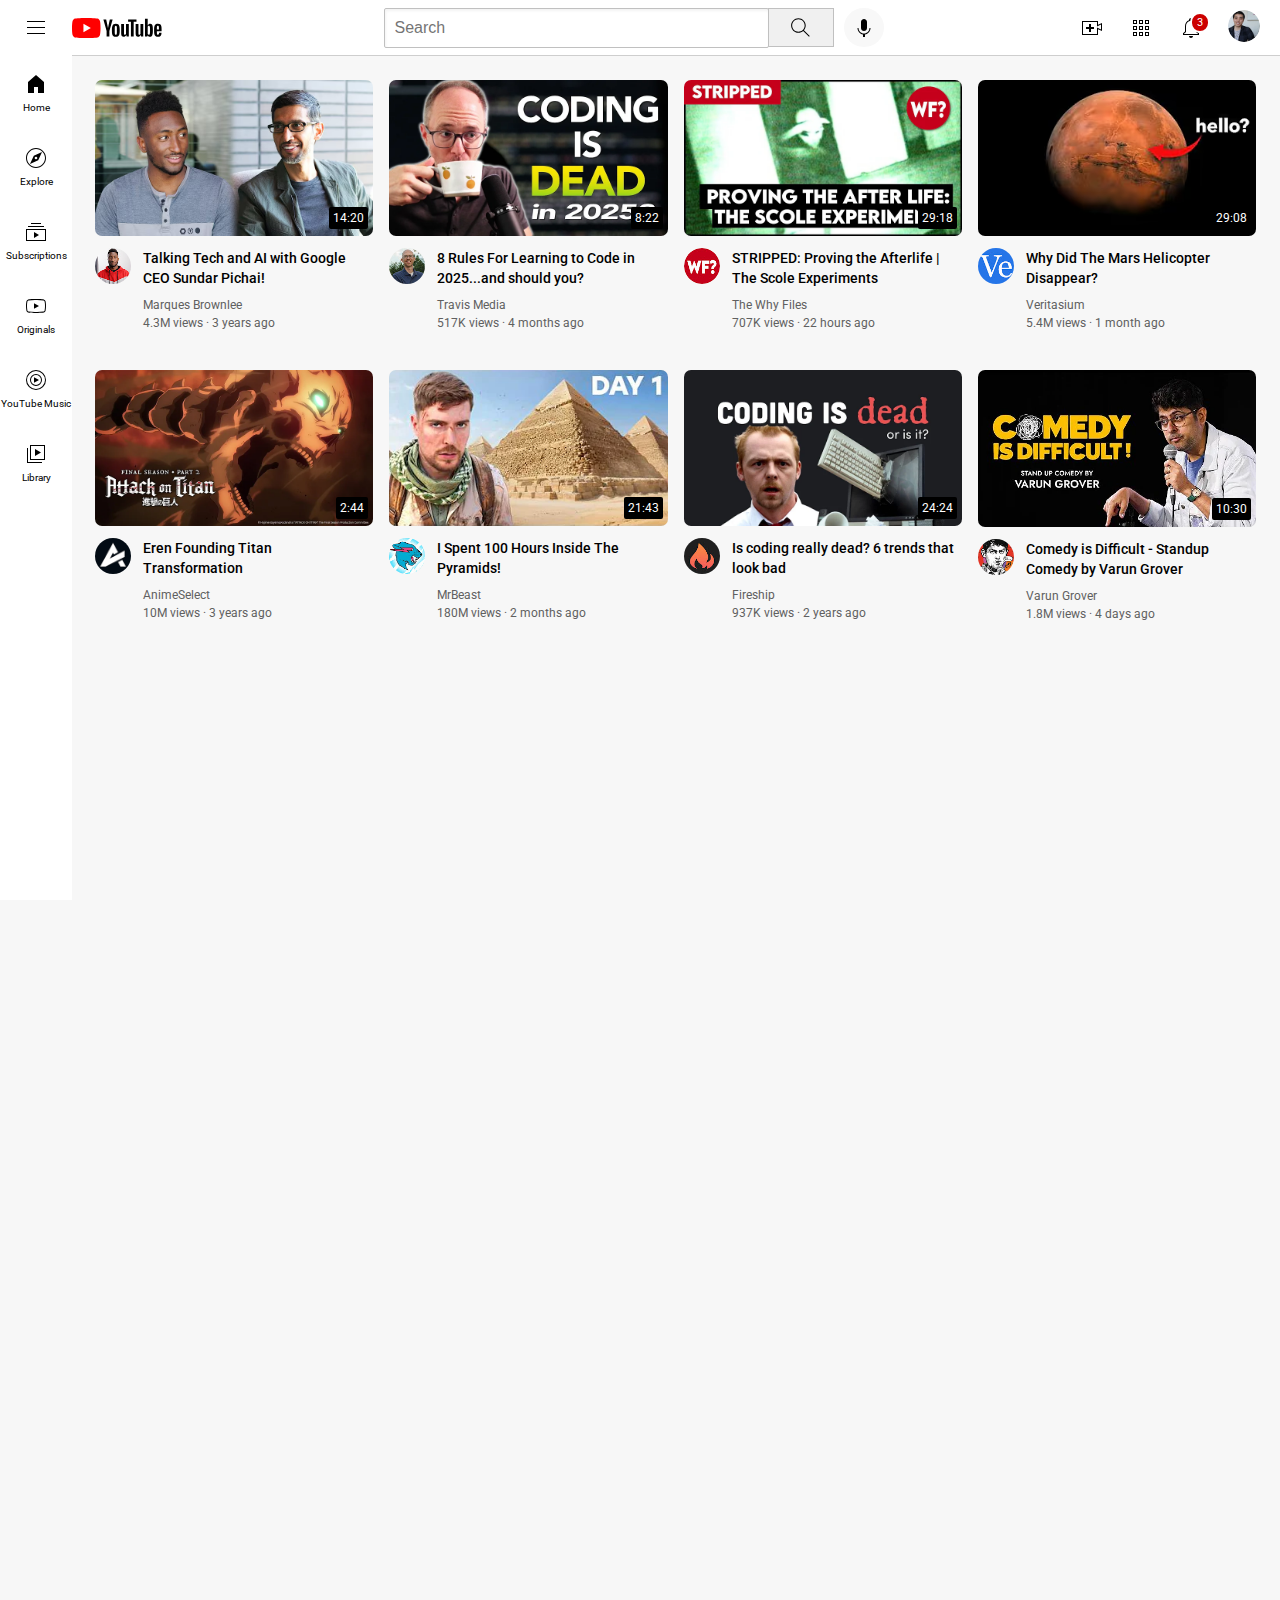
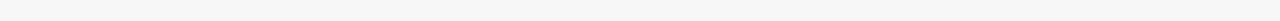
<file: index.html>
<!DOCTYPE html>
<html>
  <head>
    <title>
      YouTube.com Clone
    </title>

    <link rel="preconnect" href="https://fonts.googleapis.com">
    <link rel="preconnect" href="https://fonts.gstatic.com" crossorigin>
    <link href="https://fonts.googleapis.com/css2?family=Roboto:wght@300;400;500;700&display=swap" rel="stylesheet">
    
    <link rel="stylesheet" href="YoutubeStyles/general.css">
    <link rel="stylesheet" href="YoutubeStyles/header.css">
    <link rel="stylesheet" href="YoutubeStyles/video.css">
    <link rel="stylesheet" href="YoutubeStyles/sidebar.css">

    <meta name="viewport"
    content="width=device-width,
    initial-scale=1.0"><!--for making it responsive in mobile or any other screen-->

  </head> <!--this is how I can add notes in my code, without the computer 
  reading it, for future reference-->
  <body>
    <header class="header">
      <div class="left-section">
        <img class="hamburger-menu" src="icons/icon1.svg">
        <img class="youtube-logo" src="icons/icon2.svg">
      </div>
      <div class="middle-section">
        <input class="search-bar" type="text" placeholder="Search">
        <button class="search-button">
          <img class="search-icon" src="icons/icon3.svg">
          <div class="tooltip">Search</div>
        </button>
        <!--NOTE:- put position absolute inside position relative-->
        <button class="microphone-button">
          <img class="microphone-icon" src="icons/voice-search-icon.svg">
          <div class="tooltip">Search with your voice</div>
        </button>
      </div>
      <div class="right-section">
        <div class="create-button">
          <img class="upload-icon" src="icons/upload.svg">
          <div class="tooltip">Create</div>
        </div>
        <div class="youtube-apps-button">
          <img class="youtube-apps-icon" src="icons/youtube-apps.svg">
          <div class="tooltip">YouTube Apps</div>
        </div>
        <div class="notifications-icon-container">
          <img class="notifications-icon" src="icons/notifications.svg">
          <div class="notifications-count">3</div>
          <div class="tooltip">Notifications</div>
        </div>
        <div class="main-profile-button">
          <img class="main-profile" src="Thumbnails/main-profile.jpeg">
        </div>

      </div>
    </header>

    <nav class="sidebar">
      <div class="sidebar-tools">
        <img src="icons/home.svg">
        <div>Home</div>
      </div>
      <div class="sidebar-tools">
       <img src="icons/explore.svg">
       <div>Explore</div>
      </div>
      <div class="sidebar-tools">
        <img src="icons/subscriptions.svg">
        <div>Subscriptions</div>
      </div>
      <div class="sidebar-tools">
        <img src="icons/originals.svg">
        <div>Originals</div>
      </div>
      <div class="sidebar-tools">
        <img src="icons/youtube-music.svg">
        <div>YouTube Music</div>
      </div>
      <div class="sidebar-tools">
        <img src="icons/library.svg">
        <div>Library</div>
      </div>
    </nav>

    <main>
      <section class="video-grid">
        <div class="video-preview">
          <div class="thumbnail-row">
            <img class="thumbnail" src="Thumbnails/thumbnail-1.webp">
            <div class="video-time">14:20</div>
          </div>
          <div class="video-info-grid">
            <div class="channel-picture">
              <img class="profile-picture" src="Thumbnails/profile1.jpeg">
            </div>
            <div class="video-info">
              <p class="video-title">
                Talking Tech and AI with Google CEO Sundar Pichai!
              </p>
              <p class="video-author">
                Marques Brownlee
              </p>
              <p class="video-stats">
                4.3M views &#183; 3 years ago
              </p>
            </div>
          </div>
        </div>

       <div class="video-preview">
          <div class="thumbnail-row">
           <img class="thumbnail" src="Thumbnails/thumbnail-2.webp">
           <div class="video-time">8:22</div>
          </div>
          <div class="video-info-grid">
            <div class="channel-picture">
             <img class="profile-picture" src="Thumbnails/profile2.jpeg">
            </div>
            <div class="video-info">
              <p class="video-title">
                8 Rules For Learning to Code in 2025...and should you&#63;
              </p>
              <p class="video-author">
                Travis Media
              </p>
              <p class="video-stats">
                517K views &#183; 4 months ago
              </p>
            </div>
          </div>  
        </div>

        <div class="video-preview">
          <div class="thumbnail-row">
            <img class="thumbnail" src="Thumbnails/thumbnail-3.webp">
            <div class="video-time">29:18</div>
          </div>
          <div class="video-info-grid">
            <div class="channel-picture">
              <img class="profile-picture" src="Thumbnails/profile3.jpeg">
            </div>
            <div class="video-info">
              <p class="video-title">
                STRIPPED: Proving the Afterlife &#124; The Scole Experiments             </p>
              <p class="video-author">
                The Why Files
              </p>
              <p class="video-stats">
                707K views &#183; 22 hours ago
              </p>
            </div>
          </div>
        </div>
  
        <div class="video-preview">
          <div class="thumbnail-row">
           <img class="thumbnail" src="Thumbnails/thumbnail-4.webp">
           <div class="video-time">29:08</div>
          </div>
          <div class="video-info-grid">
            <div class="channel-picture">
             <img class="profile-picture" src="Thumbnails/profile4.jpeg">
            </div>
            <div class="video-info">
              <p class="video-title">
                Why Did The Mars Helicopter Disappear?
              </p>
              <p class="video-author">
                Veritasium
              </p>
              <p class="video-stats">
                5.4M views &#183; 1 month ago
              </p>
            </div>
          </div>
        </div>

        <div class="video-preview">
          <div class="thumbnail-row">
            <img class="thumbnail" src="Thumbnails/thumbnail-5.webp">
            <div class="video-time">2:44</div>
          </div>
          <div class="video-info-grid">
            <div class="channel-picture">
              <img class="profile-picture" src="Thumbnails/profile5.jpeg">
            </div>
            <div class="video-info">
              <p class="video-title">
                Eren Founding Titan Transformation
              </p>
              <p class="video-author">
                AnimeSelect
              </p>
              <p class="video-stats">
                10M views &#183; 3 years ago
              </p>
            </div>
          </div>
        </div>
    
        <div class="video-preview">
          <div class="thumbnail-row">
           <img class="thumbnail" src="Thumbnails/thumbnail-6.webp">
           <div class="video-time">21:43</div>
          </div>
          <div class="video-info-grid">
            <div class="channel-picture">
            <img class="profile-picture" src="Thumbnails/profile6.jpeg">
            </div>
            <div class="video-info">
              <p class="video-title">
                I Spent 100 Hours Inside The Pyramids&#33;
              </p>
              <p class="video-author">
                MrBeast
              </p>
              <p class="video-stats">
                180M views &#183; 2 months ago
              </p>
           </div>
         </div>
       </div>

       <div class="video-preview">
          <div class="thumbnail-row">
            <img class="thumbnail" src="Thumbnails/thumbnail-7.webp">
            <div class="video-time">24:24</div>
          </div>
          <div class="video-info-grid">
            <div class="channel-picture">
              <img class="profile-picture" src="Thumbnails/profile7.jpg">
            </div>
            <div class="video-info">
              <p class="video-title">
                Is coding really dead? 6 trends that look bad
              </p>
              <p class="video-author">
                Fireship
              </p>
              <p class="video-stats">
                937K views &#183; 2 years ago
              </p>
            </div>
          </div>
        </div>
  
       <div class="video-preview">
          <div class="thumbnail-row">
          <img class="thumbnail" src="Thumbnails/thumbnail-8.webp">
          <div class="video-time">10:30</div>
          </div>
          <div class="video-info-grid">
            <div class="channel-picture">
            <img class="profile-picture" src="Thumbnails/profile8.jpeg">
            </div>
            <div class="video-info">
              <p class="video-title">
                Comedy is Difficult &#45; Standup Comedy by Varun Grover
              </p>
              <p class="video-author">
                Varun Grover
              </p>
              <p class="video-stats">
                1.8M views &#183; 4 days ago
              </p>
            </div>
          </div>
        </div>
     </section>
   </main>
  </body>
</html>
</file>
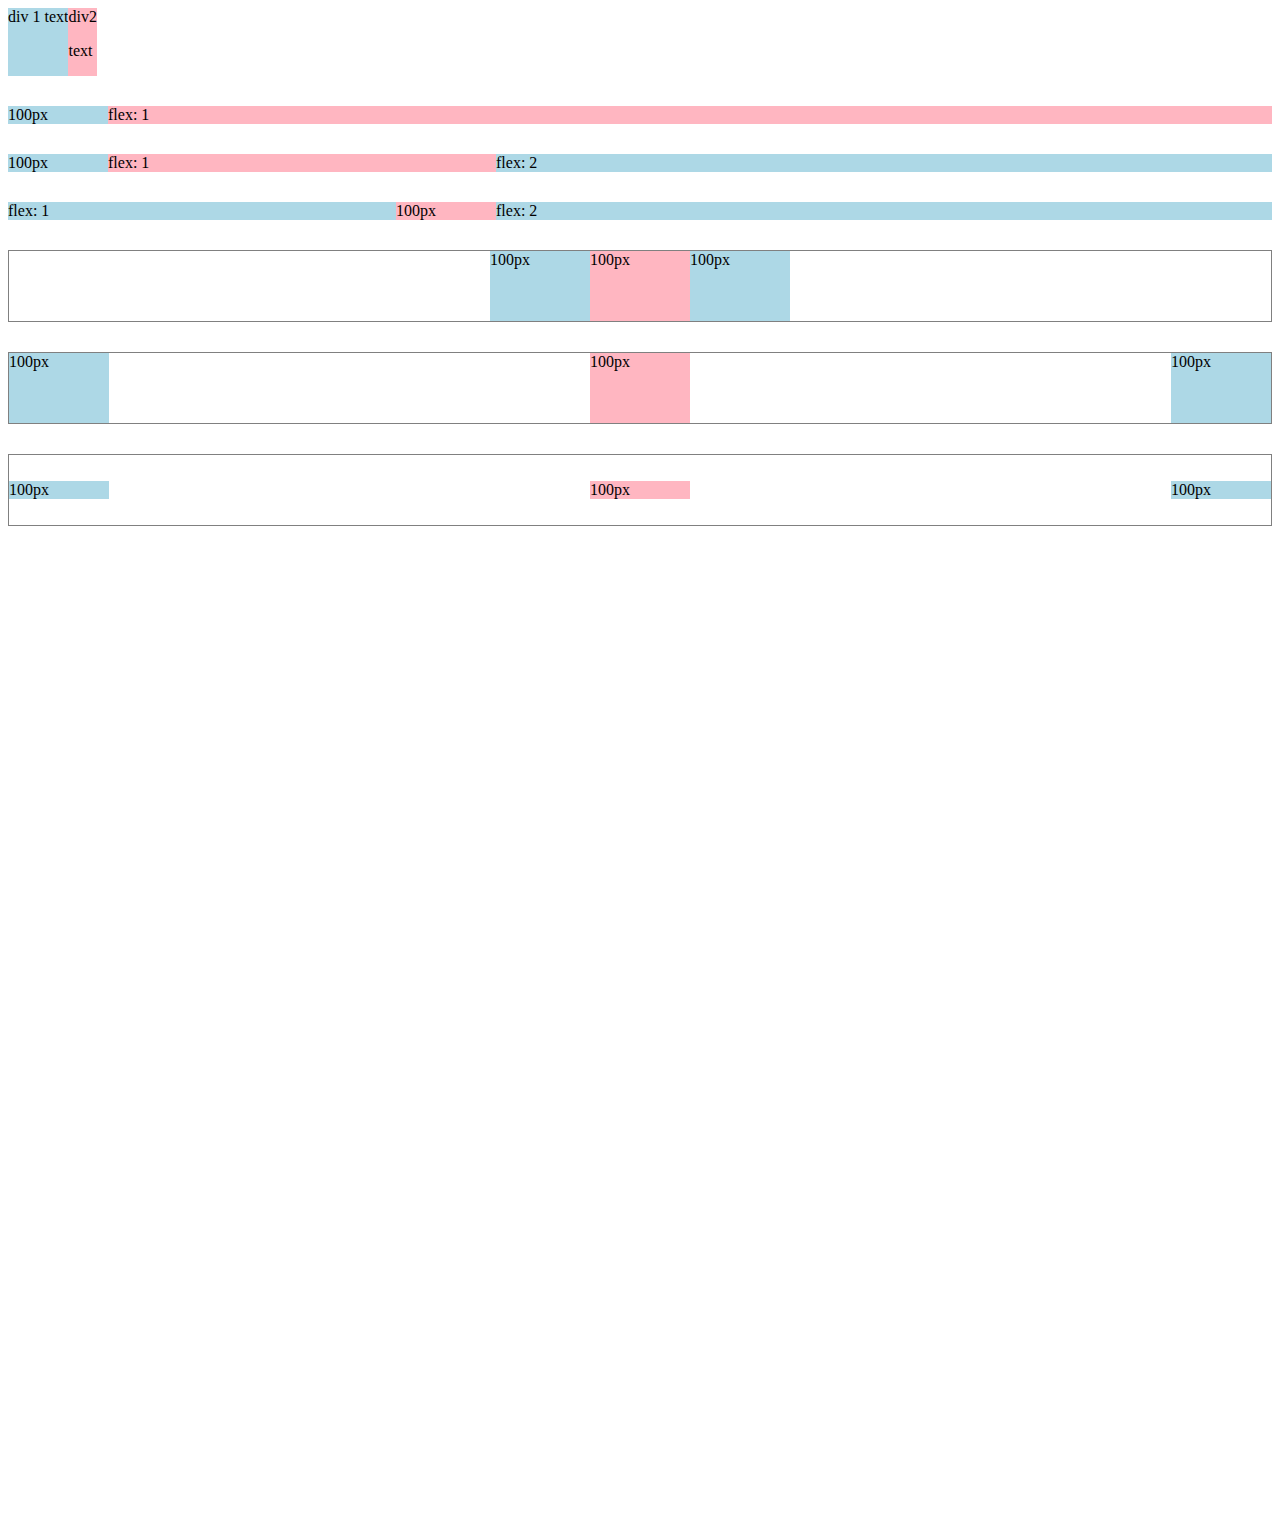
<file: flexbox.html>
<!DOCTYPE html>
<html>
  <head>
    <title>
      FlexBox Practice
    </title>
  </head>
  <body style="padding-bottom: 1000px;">
    <div style="
      display: flex;
      flex-direction: row;
      ">
      <div style="background-color: lightblue;">
        div 1 text
      </div>
      <div style="background-color: lightpink;">
        div2<P>text</P>
      </div>
    </div>
    
    <div style="
      display: flex;
      flex-direction: row;
      margin-top: 30px;
      ">
      <div style="
      background-color: lightblue;
      width: 100px;
      ">
        100px
      </div>
      <div style="
      background-color: lightpink;
      flex: 1;
      ">
        flex: 1
      </div>
    </div>

    <div style="
      display: flex;
      flex-direction: row;
      margin-top: 30px;
      ">
      <div style="
      background-color: lightblue;
      width: 100px;
      ">
        100px
      </div>
      <div style="
      background-color: lightpink;
      flex: 1;
      ">
        flex: 1
      </div>
      <div style="
      background-color: lightblue;
      flex: 2;
      ">
        flex: 2
      </div>
    </div>

    <div style="
      display: flex;
      flex-direction: row;
      margin-top: 30px;
      ">
      <div style="
      background-color: lightblue;
      flex: 1;
      ">
        flex: 1
      </div>
      <div style="
      background-color: lightpink;
      width: 100px;
      ">
        100px
      </div>
      <div style="
      background-color: lightblue;
      flex: 2;
      ">
        flex: 2
      </div>
    </div>

    <div style="
      display: flex;
      flex-direction: row;
      margin-top: 30px;
      height: 70px;
      border-width: 1px;
      border-style: solid;
      border-color: grey;
      justify-content: center;
      ">
      <div style="
      background-color: lightblue;
      width: 100px;
      ">
        100px
      </div>
      <div style="
      background-color: lightpink;
      width: 100px;
      ">
        100px
      </div>
      <div style="
      background-color: lightblue;
      width: 100px;
      ">
        100px
      </div>
    </div>

    <div style="
      display: flex;
      flex-direction: row;
      margin-top: 30px;
      height: 70px;
      border-width: 1px;
      border-style: solid;
      border-color: grey;
      justify-content: space-between;
      ">
      <div style="
      background-color: lightblue;
      width: 100px;
      ">
        100px
      </div>
      <div style="
      background-color: lightpink;
      width: 100px;
      ">
        100px
      </div>
      <div style="
      background-color: lightblue;
      width: 100px;
      ">
        100px
      </div>
    </div>

    <div style="
    display: flex;
    flex-direction: row;
    margin-top: 30px;
    height: 70px;
    border-width: 1px;
    border-style: solid;
    border-color: grey;
    justify-content: space-between;
    align-items:center;;
    ">
    <div style="
    background-color: lightblue;
    width: 100px;
    ">
      100px
    </div>
    <div style="
    background-color: lightpink;
    width: 100px;
    ">
      100px
    </div>
    <div style="
    background-color: lightblue;
    width: 100px;
    ">
      100px
    </div>
  </div>

    
    
  </body>
</html>
</file>
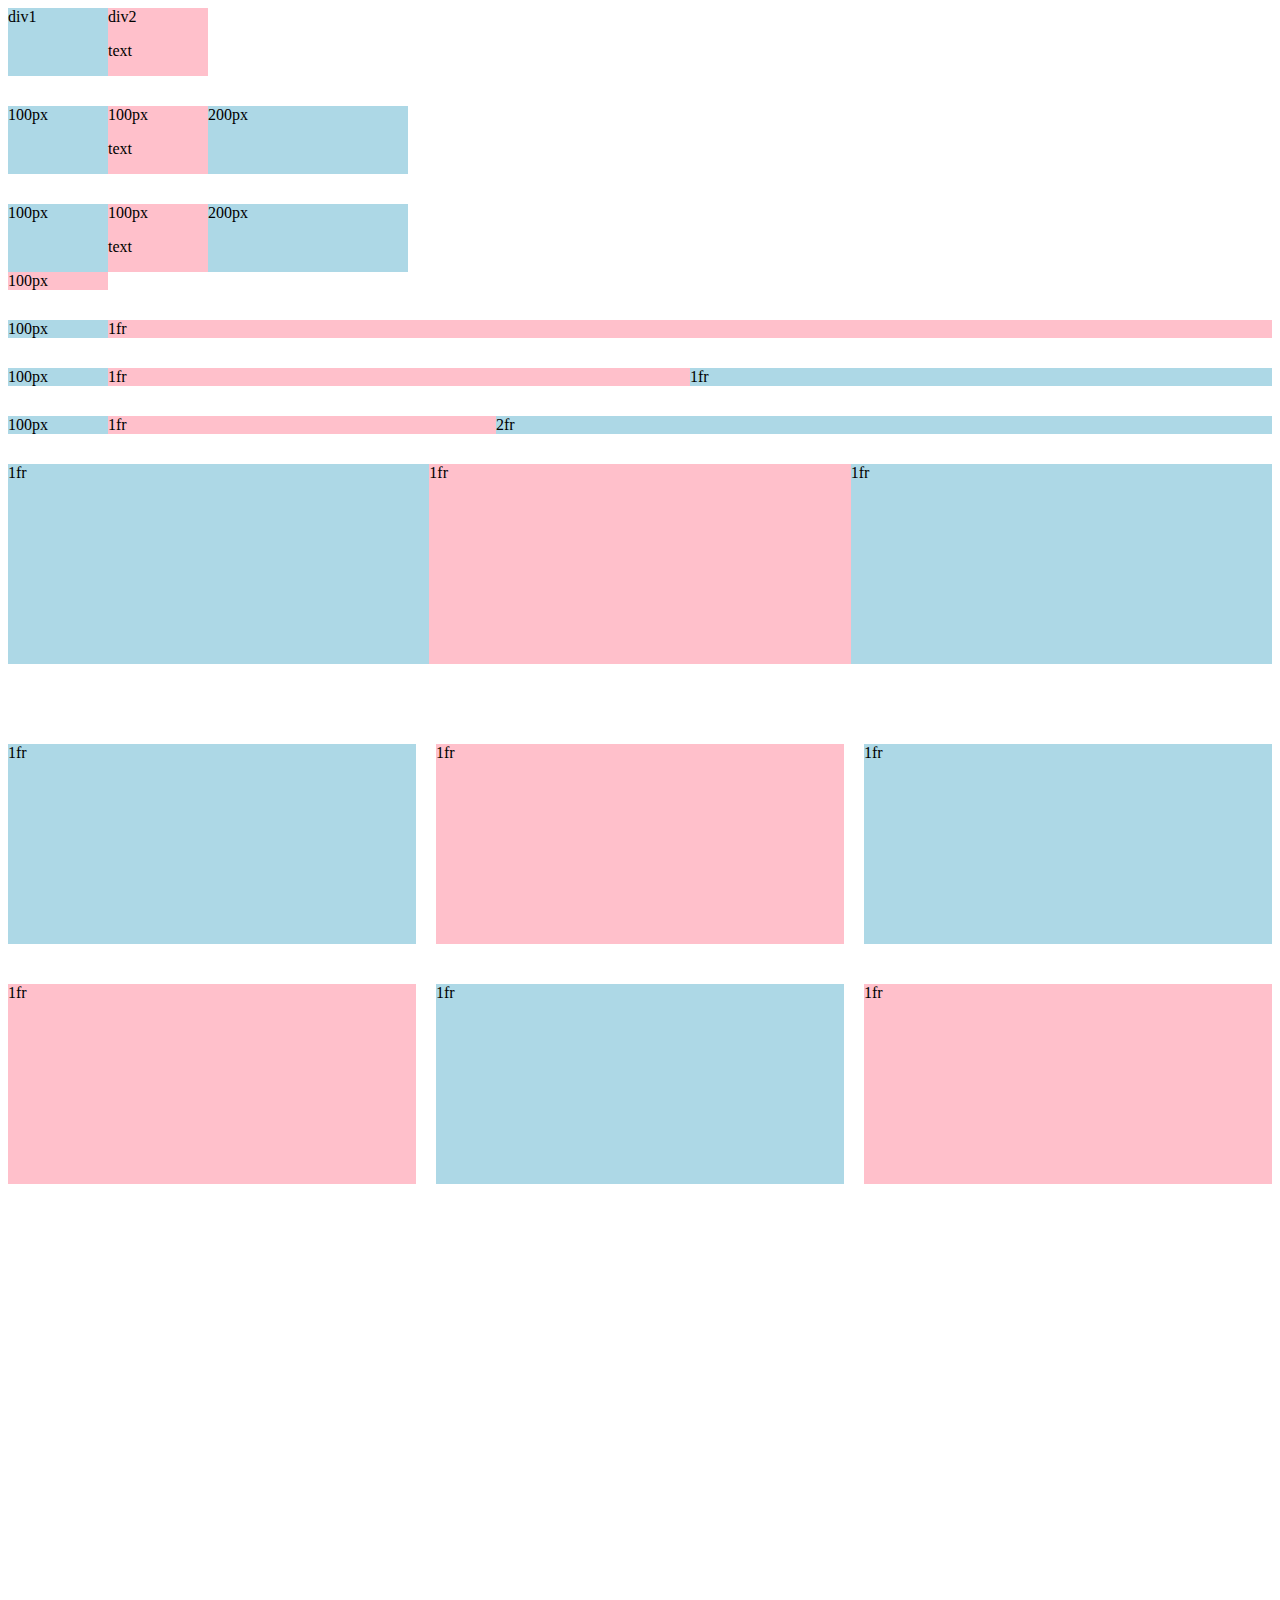
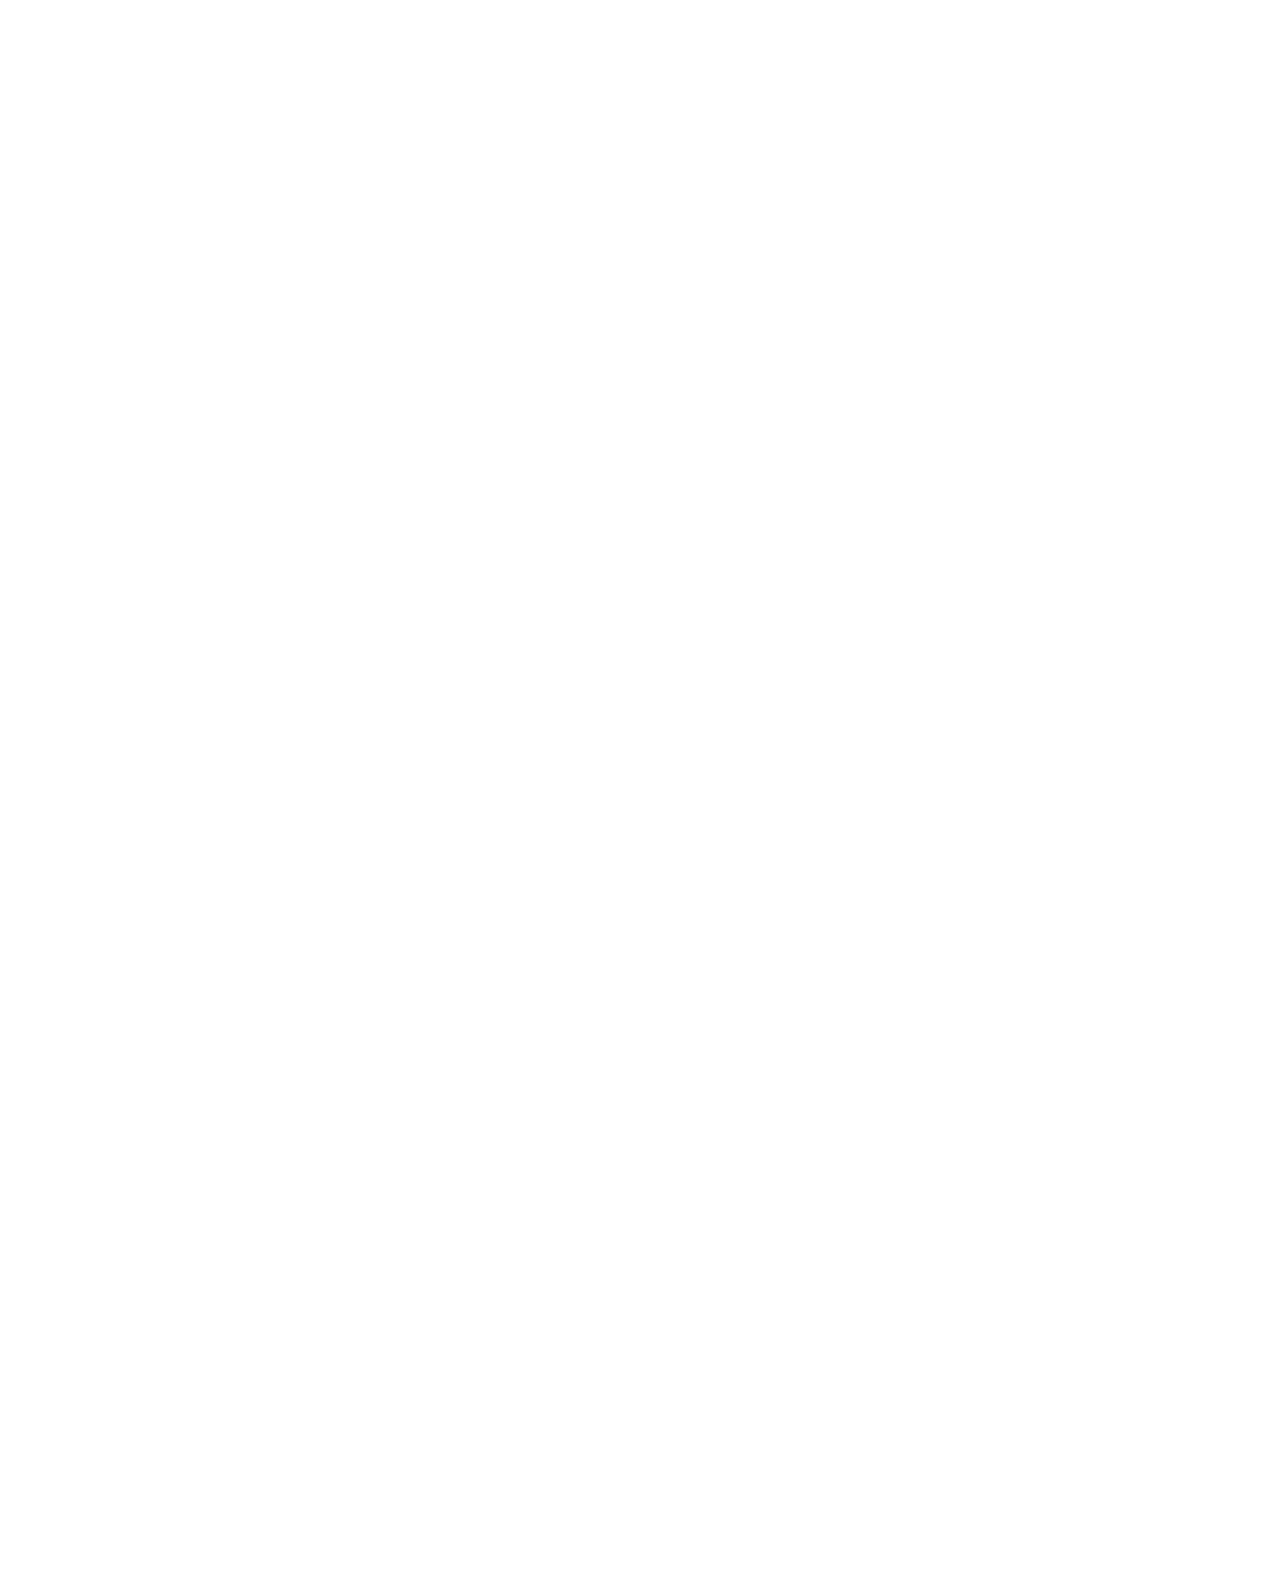
<file: grid.html>
<!DOCTYPE html>
<html>
  <head>
    <title>
      Grid Practice
    </title>
  </head>
  <body style="padding-bottom: 2000px;">
    <div style="
      display: grid;
      grid-template-columns: 100px 100px;
      ">
      <div style="background-color: lightblue;">div1</div>
      <div style="background-color: pink;">div2<p>text</p></div>
    </div>

    <div style="
    margin-top: 30px;
      display: grid;
      grid-template-columns: 100px 100px 200px;
      ">
      <div style="background-color: lightblue;">100px</div>
      <div style="background-color: pink;">100px<p>text</p></div>
      <div style="background-color: lightblue;">200px</div>
    </div>

    <div style="
    margin-top: 30px;
      display: grid;
      grid-template-columns: 100px 100px 200px;
      ">
      <div style="background-color: lightblue;">100px</div>
      <div style="background-color: pink;">100px<p>text</p></div>
      <div style="background-color: lightblue;">200px</div>
      <div style="background-color: pink;">100px</div>
    </div>

    <div style="
    margin-top: 30px;
      display: grid;
      grid-template-columns: 100px 1fr;
      ">
      <div style="background-color: lightblue;">100px</div>
      <div style="background-color: pink;">1fr</div>
    </div>

    <div style="
    margin-top: 30px;
      display: grid;
      grid-template-columns: 100px 1fr 1fr;
      ">
      <div style="background-color: lightblue;">100px</div>
      <div style="background-color: pink;">1fr</div>
      <div style="background-color: lightblue;">1fr</div>
    </div>

    <div style="
    margin-top: 30px;
      display: grid;
      grid-template-columns: 100px 1fr 2fr;
      ">
      <div style="background-color: lightblue;">100px</div>
      <div style="background-color: pink;">1fr</div>
      <div style="background-color: lightblue;">2fr</div>
    </div>

    <div style="
    margin-top: 30px;
      display: grid;
      grid-template-columns: 1fr 1fr 1fr;
      ">
      <div style="background-color: lightblue; height: 200px;">1fr</div>
      <div style="background-color: pink;height: 200px;">1fr</div>
      <div style="background-color: lightblue;height: 200px;">1fr</div>
    </div>

    <div style="
    margin-top: 80px;
      display: grid;
      grid-template-columns: 1fr 1fr 1fr;
      column-gap: 20px;
      row-gap: 40px;
      ">
      <div style="background-color: lightblue; height: 200px;">1fr</div>
      <div style="background-color: pink;height: 200px;">1fr</div>
      <div style="background-color: lightblue;height: 200px;">1fr</div>
      <div style="background-color: pink;height: 200px;">1fr</div>
      <div style="background-color: lightblue;height: 200px;">1fr</div>
      <div style="background-color: pink;height: 200px;">1fr</div>
    </div>

  </body>
</html>
</file>
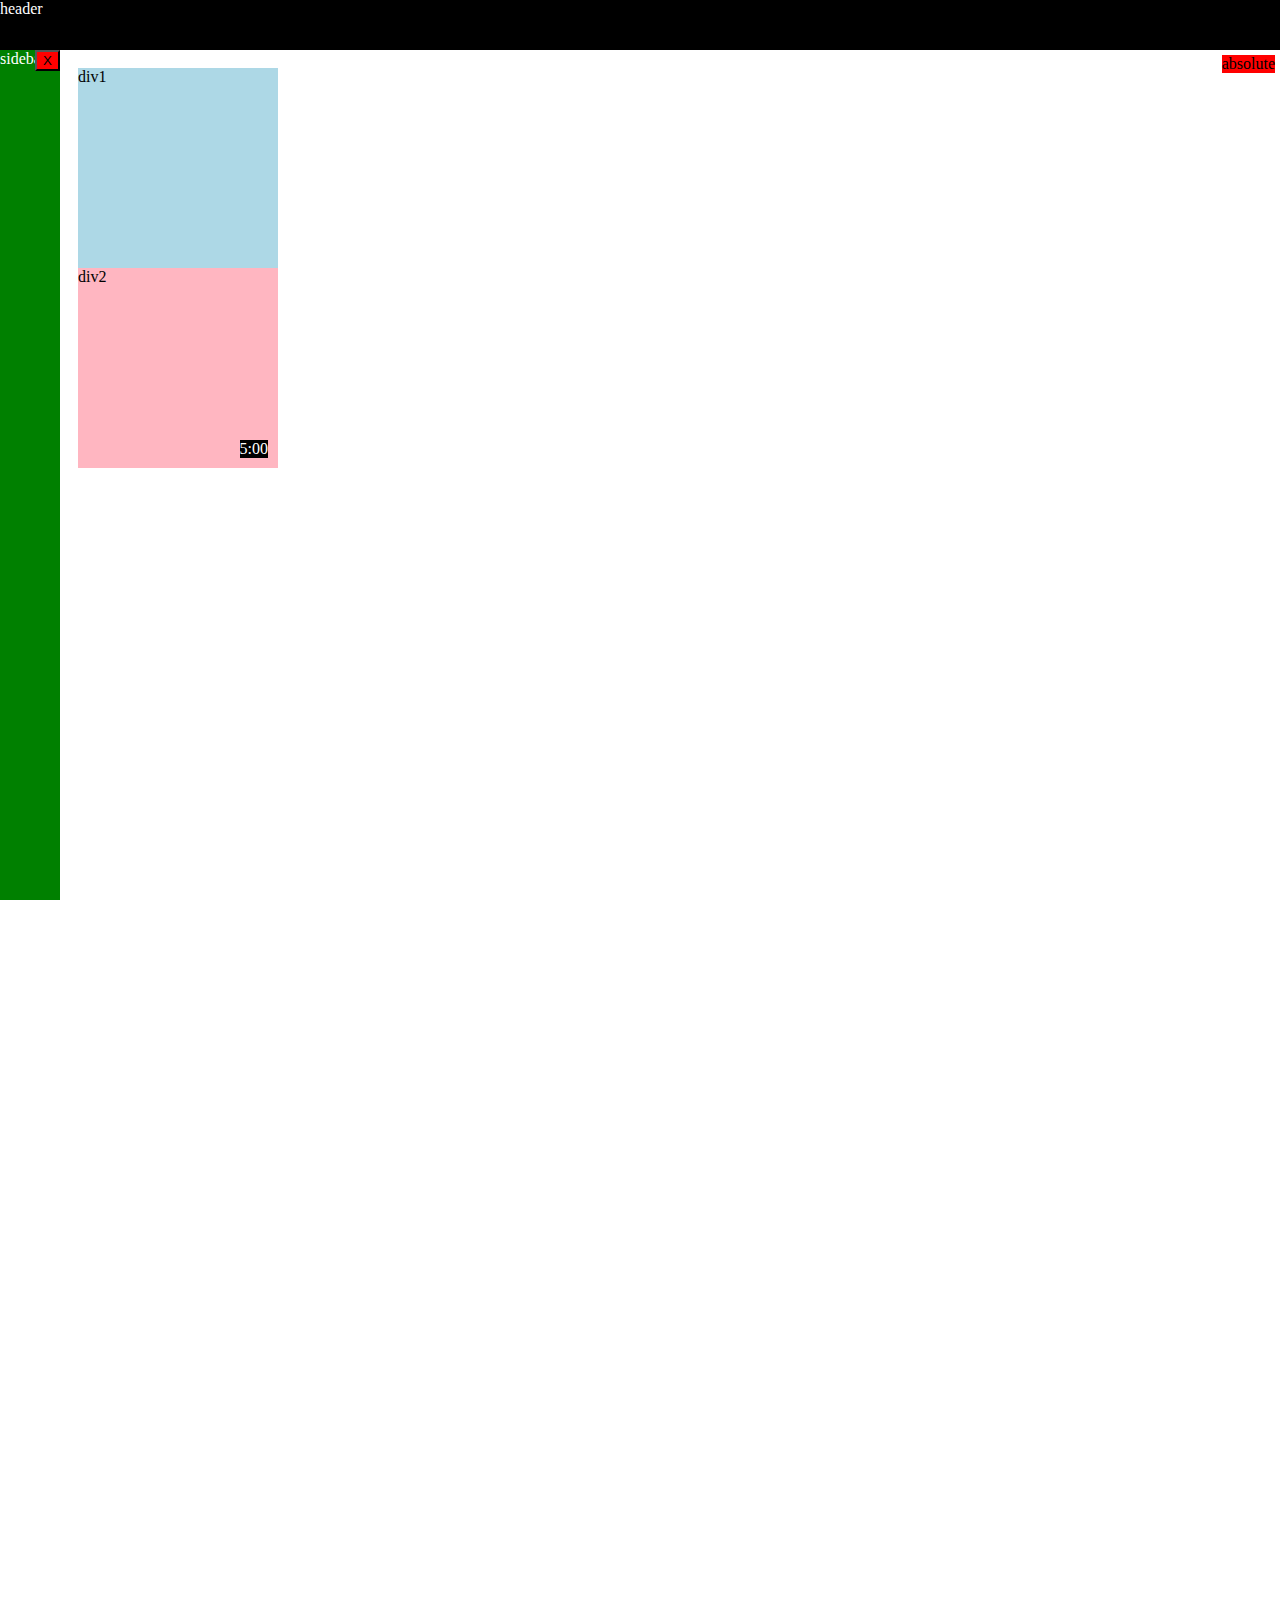
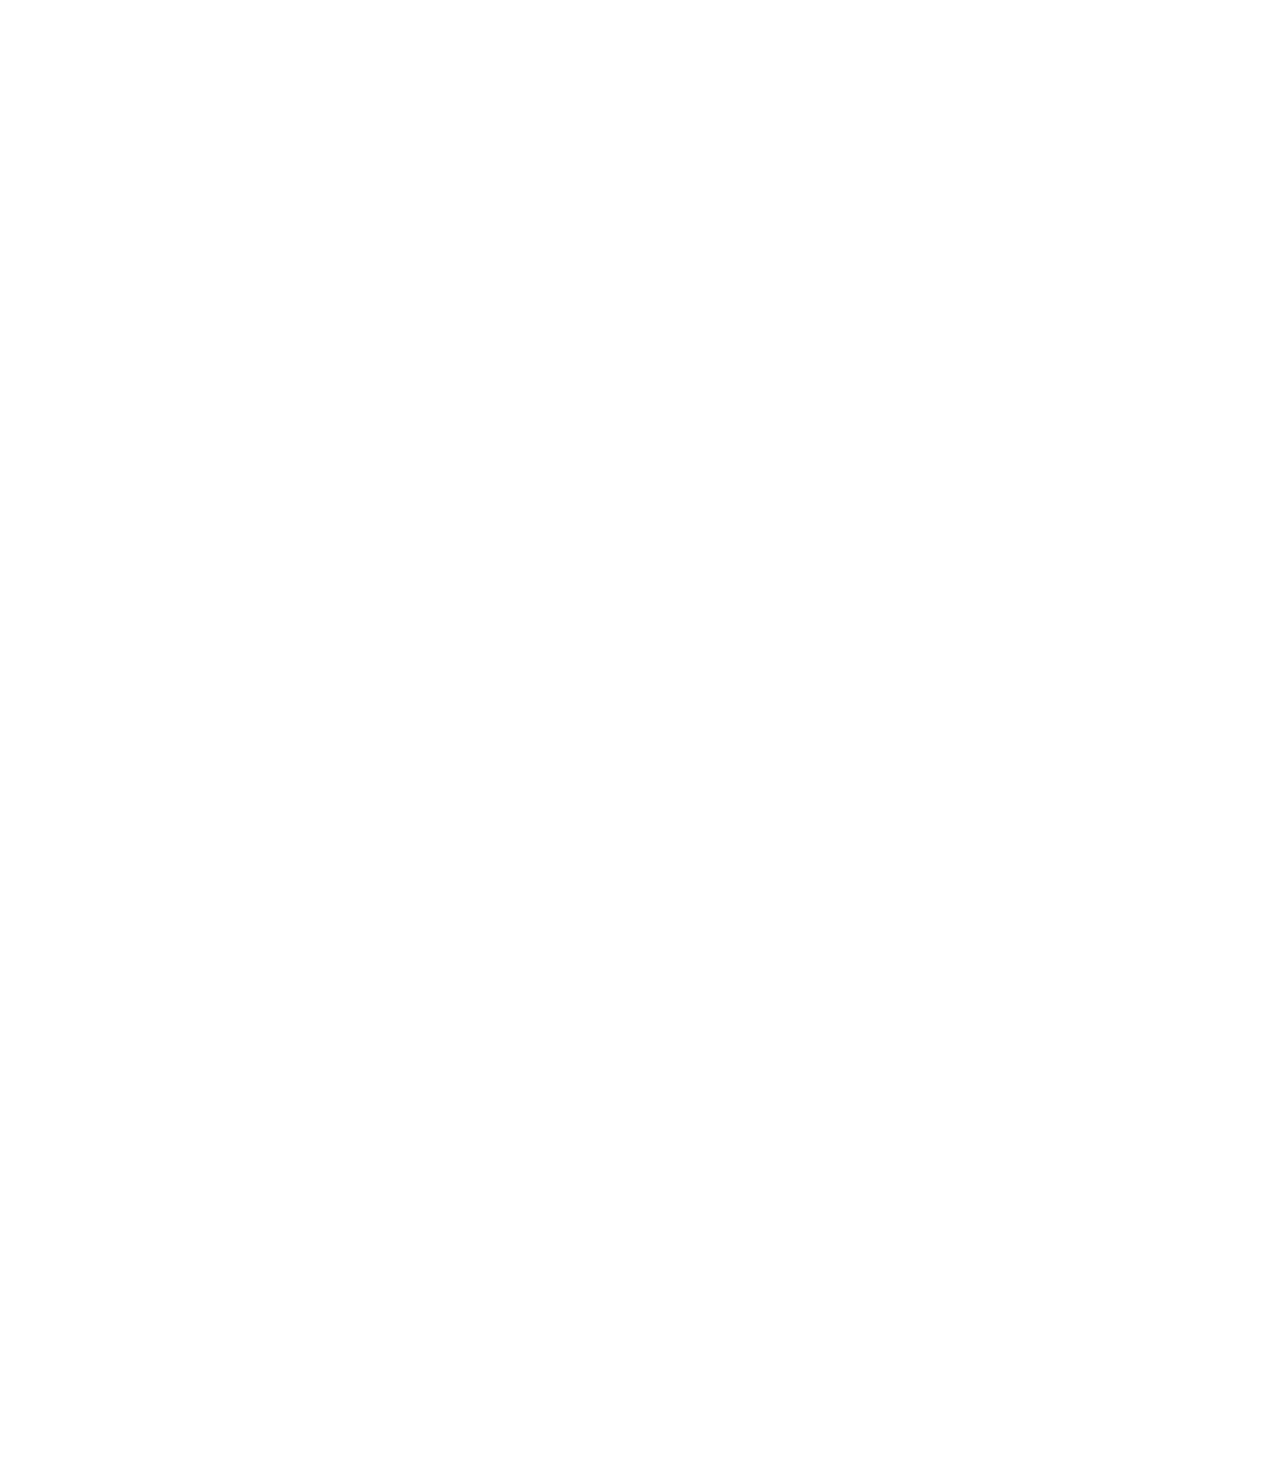
<file: position.html>
<!DOCTYPE html>
<html>
  <head>
<title>Position Practice</title>
  </head>
  <body style="
  height: 3000px;
  padding-top: 60px;
  padding-left: 70px;">
    <div style="
      background-color: black;
      color: white;
      position: fixed;
      top: 0px;
      right: 0px;
      left: 0px;
      height: 50px;
      z-index: 100;
      ">header</div>
    <div style="
      background-color: green;
      color: white;
      position: fixed;
      left: 0px;
      bottom: 0px;
      top: 50px;
      width: 60px;
      ">sidebar
      <div style="
        position: absolute;
        top: 0px;
        right: 0px;
      "><button style="background-color: red;">X</button></div>
    </div>  

    <div style="
      background-color: lightblue;
      height: 200px;
      width: 200px;
    ">div1</div>
    <div style="
      background-color: lightpink;
      height: 200px;
      width: 200px;
      position: relative;
      ">div2
      <div style="
        background-color: black;
        position: absolute;
        color: white;
        bottom: 10px;
        right: 10px;
        ">5:00</div>
    </div>
    <div style="
    background-color: red;
    position: absolute;
    top: 55px;
    right: 5px;
    ">absolute</div>

  </body>
</html>
</file>
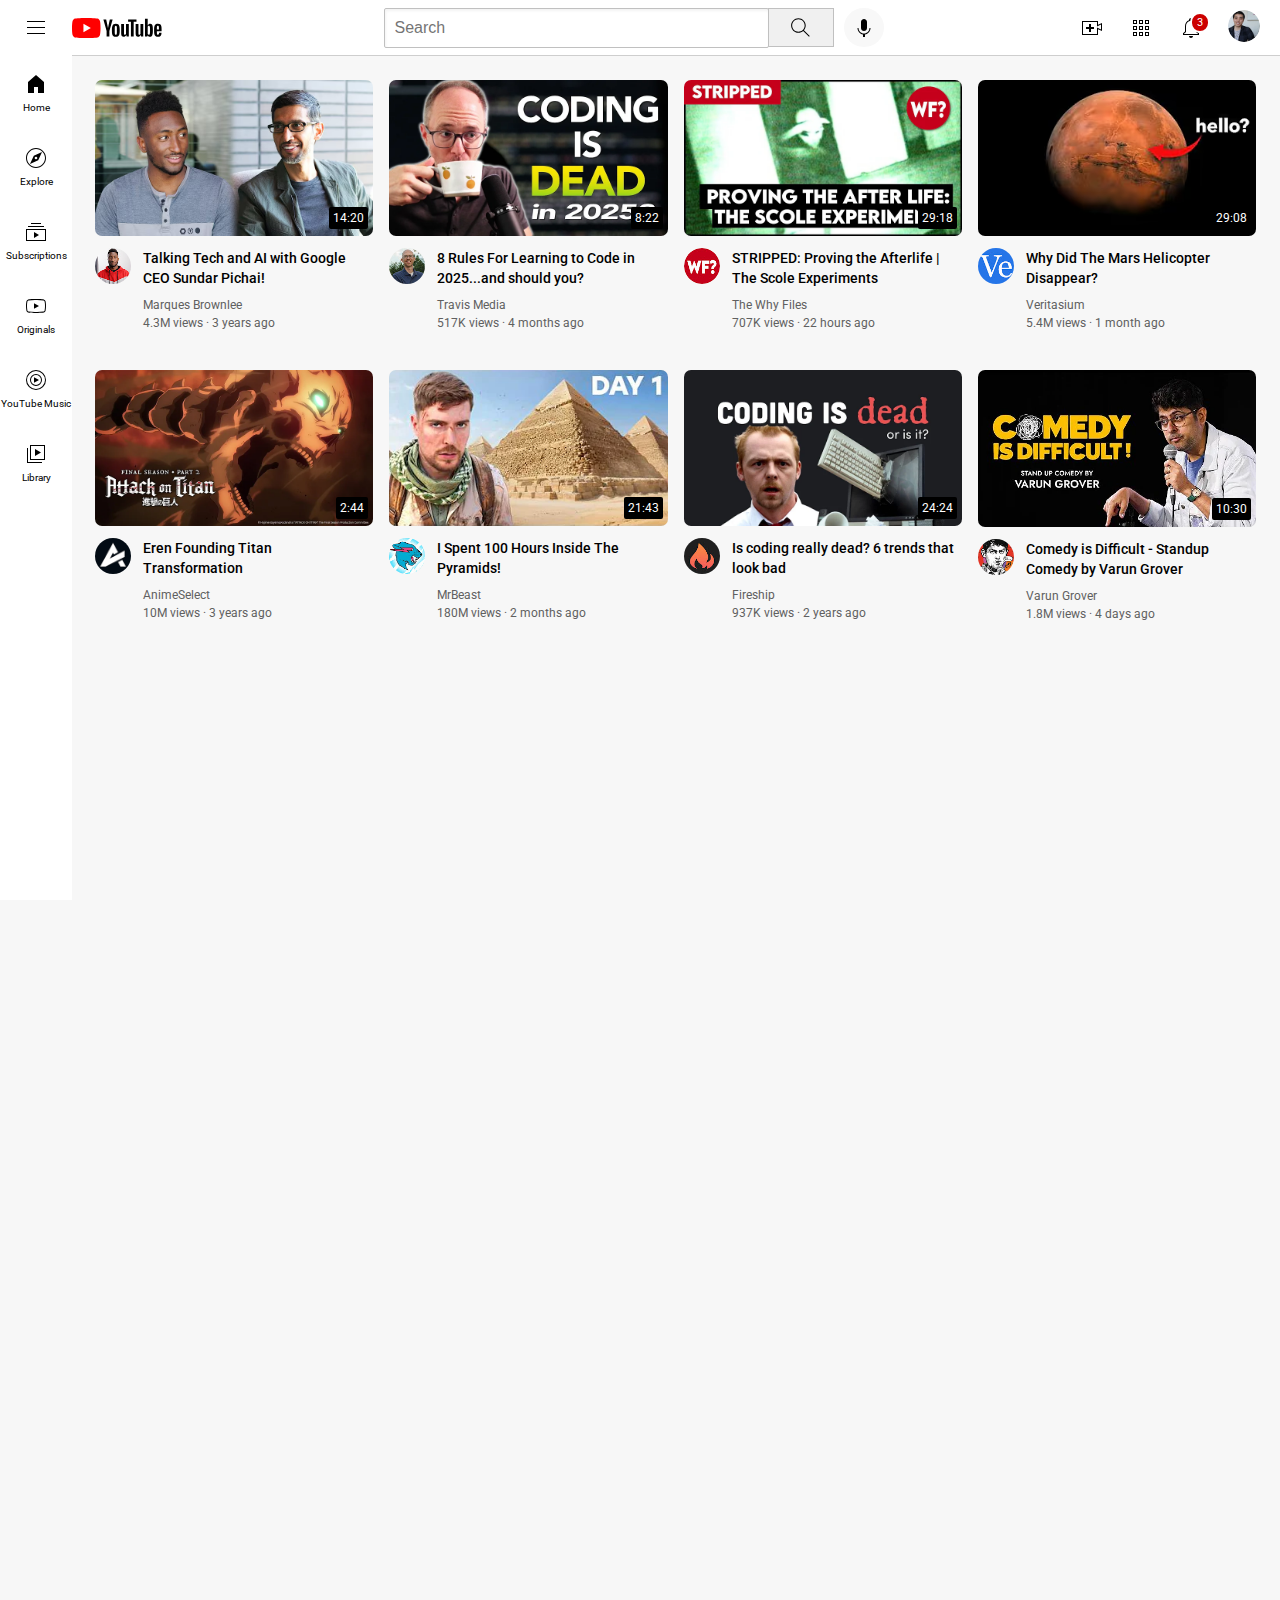
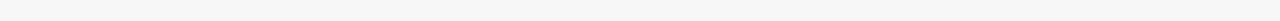
<file: YoutubeProject.html>
<!DOCTYPE html>
<html>
  <head>
    <title>
      YouTube.com Clone
    </title>

    <link rel="preconnect" href="https://fonts.googleapis.com">
    <link rel="preconnect" href="https://fonts.gstatic.com" crossorigin>
    <link href="https://fonts.googleapis.com/css2?family=Roboto:wght@300;400;500;700&display=swap" rel="stylesheet">
    
    <link rel="stylesheet" href="YoutubeStyles/general.css">
    <link rel="stylesheet" href="YoutubeStyles/header.css">
    <link rel="stylesheet" href="YoutubeStyles/video.css">
    <link rel="stylesheet" href="YoutubeStyles/sidebar.css">

  </head> <!--this is how I can add notes in my code, without the computer 
  reading it, for future reference-->
  <body>
    <header class="header">
      <div class="left-section">
        <img class="hamburger-menu" src="icons/icon1.svg">
        <img class="youtube-logo" src="icons/icon2.svg">
      </div>
      <div class="middle-section">
        <input class="search-bar" type="text" placeholder="Search">
        <button class="search-button">
          <img class="search-icon" src="icons/icon3.svg">
          <div class="tooltip">Search</div>
        </button>
        <!--NOTE:- put position absolute inside position relative-->
        <button class="microphone-button">
          <img class="microphone-icon" src="icons/voice-search-icon.svg">
          <div class="tooltip">Search with your voice</div>
        </button>
      </div>
      <div class="right-section">
        <div class="create-button">
          <img class="upload-icon" src="icons/upload.svg">
          <div class="tooltip">Create</div>
        </div>
        <div class="youtube-apps-button">
          <img class="youtube-apps-icon" src="icons/youtube-apps.svg">
          <div class="tooltip">YouTube Apps</div>
        </div>
        <div class="notifications-icon-container">
          <img class="notifications-icon" src="icons/notifications.svg">
          <div class="notifications-count">3</div>
          <div class="tooltip">Notifications</div>
        </div>
        <div class="main-profile-button">
          <img class="main-profile" src="Thumbnails/main-profile.jpeg">
        </div>

      </div>
    </header>

    <nav class="sidebar">
      <div class="sidebar-tools">
        <img src="icons/home.svg">
        <div>Home</div>
      </div>
      <div class="sidebar-tools">
       <img src="icons/explore.svg">
       <div>Explore</div>
      </div>
      <div class="sidebar-tools">
        <img src="icons/subscriptions.svg">
        <div>Subscriptions</div>
      </div>
      <div class="sidebar-tools">
        <img src="icons/originals.svg">
        <div>Originals</div>
      </div>
      <div class="sidebar-tools">
        <img src="icons/youtube-music.svg">
        <div>YouTube Music</div>
      </div>
      <div class="sidebar-tools">
        <img src="icons/library.svg">
        <div>Library</div>
      </div>
    </nav>

    <main>
      <section class="video-grid">
        <div class="video-preview">
          <div class="thumbnail-row">
            <img class="thumbnail" src="Thumbnails/thumbnail-1.webp">
            <div class="video-time">14:20</div>
          </div>
          <div class="video-info-grid">
            <div class="channel-picture">
              <img class="profile-picture" src="Thumbnails/profile1.jpeg">
            </div>
            <div class="video-info">
              <p class="video-title">
                Talking Tech and AI with Google CEO Sundar Pichai!
              </p>
              <p class="video-author">
                Marques Brownlee
              </p>
              <p class="video-stats">
                4.3M views &#183; 3 years ago
              </p>
            </div>
          </div>
        </div>

       <div class="video-preview">
          <div class="thumbnail-row">
           <img class="thumbnail" src="Thumbnails/thumbnail-2.webp">
           <div class="video-time">8:22</div>
          </div>
          <div class="video-info-grid">
            <div class="channel-picture">
             <img class="profile-picture" src="Thumbnails/profile2.jpeg">
            </div>
            <div class="video-info">
              <p class="video-title">
                8 Rules For Learning to Code in 2025...and should you&#63;
              </p>
              <p class="video-author">
                Travis Media
              </p>
              <p class="video-stats">
                517K views &#183; 4 months ago
              </p>
            </div>
          </div>  
        </div>

        <div class="video-preview">
          <div class="thumbnail-row">
            <img class="thumbnail" src="Thumbnails/thumbnail-3.webp">
            <div class="video-time">29:18</div>
          </div>
          <div class="video-info-grid">
            <div class="channel-picture">
              <img class="profile-picture" src="Thumbnails/profile3.jpeg">
            </div>
            <div class="video-info">
              <p class="video-title">
                STRIPPED: Proving the Afterlife &#124; The Scole Experiments             </p>
              <p class="video-author">
                The Why Files
              </p>
              <p class="video-stats">
                707K views &#183; 22 hours ago
              </p>
            </div>
          </div>
        </div>
  
        <div class="video-preview">
          <div class="thumbnail-row">
           <img class="thumbnail" src="Thumbnails/thumbnail-4.webp">
           <div class="video-time">29:08</div>
          </div>
          <div class="video-info-grid">
            <div class="channel-picture">
             <img class="profile-picture" src="Thumbnails/profile4.jpeg">
            </div>
            <div class="video-info">
              <p class="video-title">
                Why Did The Mars Helicopter Disappear?
              </p>
              <p class="video-author">
                Veritasium
              </p>
              <p class="video-stats">
                5.4M views &#183; 1 month ago
              </p>
            </div>
          </div>
        </div>

        <div class="video-preview">
          <div class="thumbnail-row">
            <img class="thumbnail" src="Thumbnails/thumbnail-5.webp">
            <div class="video-time">2:44</div>
          </div>
          <div class="video-info-grid">
            <div class="channel-picture">
              <img class="profile-picture" src="Thumbnails/profile5.jpeg">
            </div>
            <div class="video-info">
              <p class="video-title">
                Eren Founding Titan Transformation
              </p>
              <p class="video-author">
                AnimeSelect
              </p>
              <p class="video-stats">
                10M views &#183; 3 years ago
              </p>
            </div>
          </div>
        </div>
    
        <div class="video-preview">
          <div class="thumbnail-row">
           <img class="thumbnail" src="Thumbnails/thumbnail-6.webp">
           <div class="video-time">21:43</div>
          </div>
          <div class="video-info-grid">
            <div class="channel-picture">
            <img class="profile-picture" src="Thumbnails/profile6.jpeg">
            </div>
            <div class="video-info">
              <p class="video-title">
                I Spent 100 Hours Inside The Pyramids&#33;
              </p>
              <p class="video-author">
                MrBeast
              </p>
              <p class="video-stats">
                180M views &#183; 2 months ago
              </p>
           </div>
         </div>
       </div>

       <div class="video-preview">
          <div class="thumbnail-row">
            <img class="thumbnail" src="Thumbnails/thumbnail-7.webp">
            <div class="video-time">24:24</div>
          </div>
          <div class="video-info-grid">
            <div class="channel-picture">
              <img class="profile-picture" src="Thumbnails/profile7.jpg">
            </div>
            <div class="video-info">
              <p class="video-title">
                Is coding really dead? 6 trends that look bad
              </p>
              <p class="video-author">
                Fireship
              </p>
              <p class="video-stats">
                937K views &#183; 2 years ago
              </p>
            </div>
          </div>
        </div>
  
       <div class="video-preview">
          <div class="thumbnail-row">
          <img class="thumbnail" src="Thumbnails/thumbnail-8.webp">
          <div class="video-time">10:30</div>
          </div>
          <div class="video-info-grid">
            <div class="channel-picture">
            <img class="profile-picture" src="Thumbnails/profile8.jpeg">
            </div>
            <div class="video-info">
              <p class="video-title">
                Comedy is Difficult &#45; Standup Comedy by Varun Grover
              </p>
              <p class="video-author">
                Varun Grover
              </p>
              <p class="video-stats">
                1.8M views &#183; 4 days ago
              </p>
            </div>
          </div>
        </div>
     </section>
   </main>
  </body>
</html>
</file>
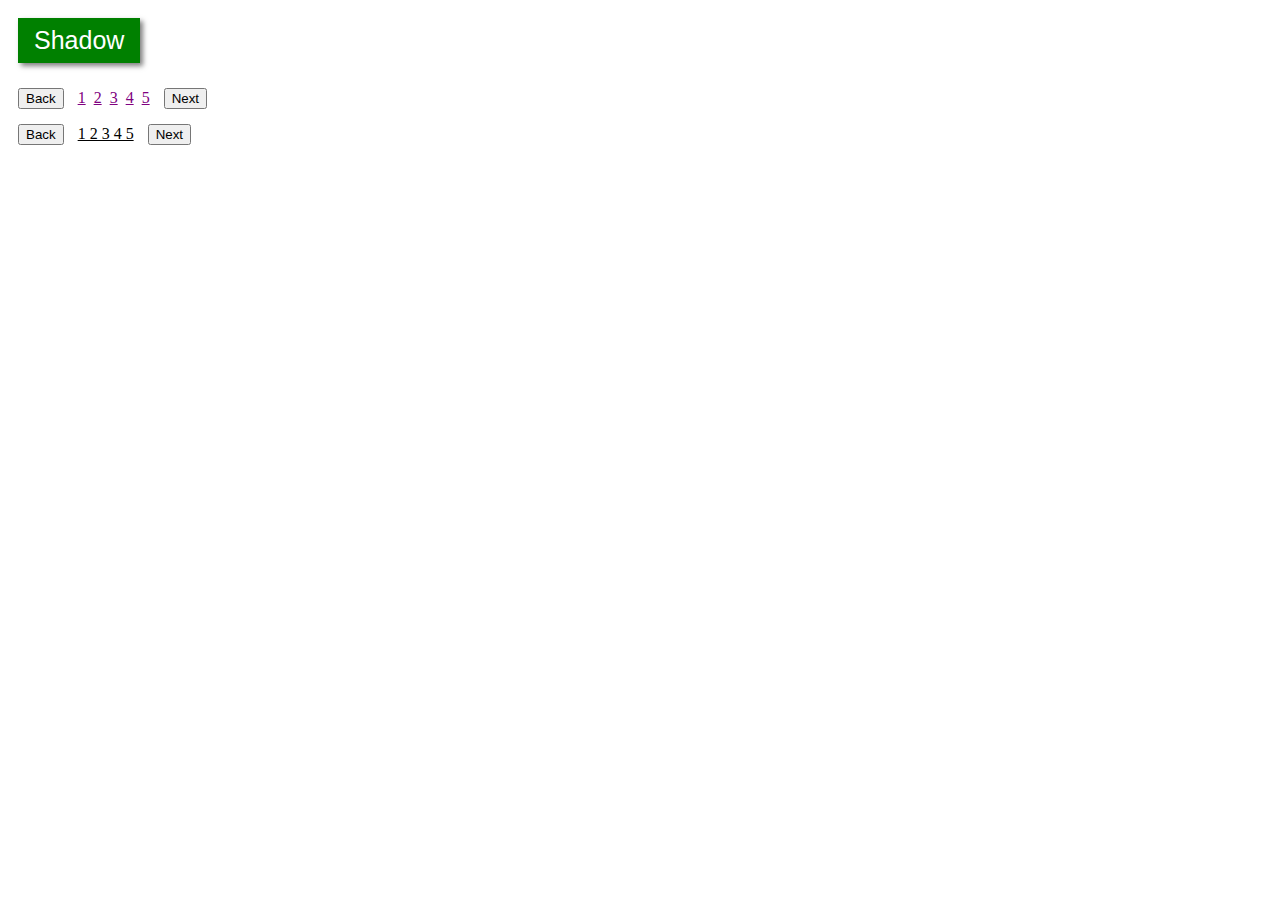
<file: Intro-To-HTML/3-dButtonExcercise.html>
<!DOCTYPE html>
<html>
  <head>
    <title>
      3D Buttons
    </title>
    <style>
      .THREE-D{
        font-size: 25px;
        background-color: green;
        border: none;
        color: white;
        padding-left: 16px;
        padding-right: 16px;
        padding-top: 8px;
        padding-bottom: 8px;
        margin-top: 10px;
        margin-left: 10px;
        margin-bottom: 10px;
        cursor: pointer;
        box-shadow: 3px 3px 5px rgba(0, 0, 0, 0.5);
        transition: box-shadow 0.15s, margin-top 0.15s, margin-left 0.15s,
        margin-bottom 0.15s, opacity 0.15s;
        vertical-align: top;
      }
      .THREE-D:hover{
        opacity: 0.88;
      }
      .THREE-D:active{
      box-shadow: none;
      margin-top: 13px;
      margin-left: 13px;
      margin-bottom: 7px;
      }
      .back{
        margin-right: 10px;
      }
      .next{
        margin-left: 10px;
      }
      .first{
        margin-left: 10px;
        margin-right: 10px;
        margin-top: 15px;
        margin-bottom: 15px;
        vertical-align: top;
      }
      .one{
        text-decoration: underline;
        color: purple;
        margin-right: 4px;
      }
      .two{
        text-decoration: underline;
        color: purple;
        margin-right: 4px;
      }
      .three{
        text-decoration: underline;
        color: purple;
        margin-right: 4px;
      }
      .four{
        text-decoration: underline;
        color: purple;
        margin-right: 4px;
      }
      .five{
        text-decoration: underline;
        color: purple;
      }
      .another{
        margin-top: 0px;
        margin-left: 10px;
        margin-right: 10px;
        margin-bottom: 15px;
        vertical-align: top;
      }
      </style>

  </head>
  <body>
    <button class="THREE-D">
      Shadow
    </button>
    
    <p class="first">
      <button class="back">Back</button>
      <span class="one">1</span> <span class="two">2</span> <span class="three">3</span>
      <span class="four">4</span> <span class="five">5</span>
      <button class="next">Next</button>
    </p>
    
    <p class="another">
      <button class="back">Back</button>
      <u>1 2 3 4 5</u>
      <button class="next">Next</button>
    </p>

  </body>
</html>
</file>
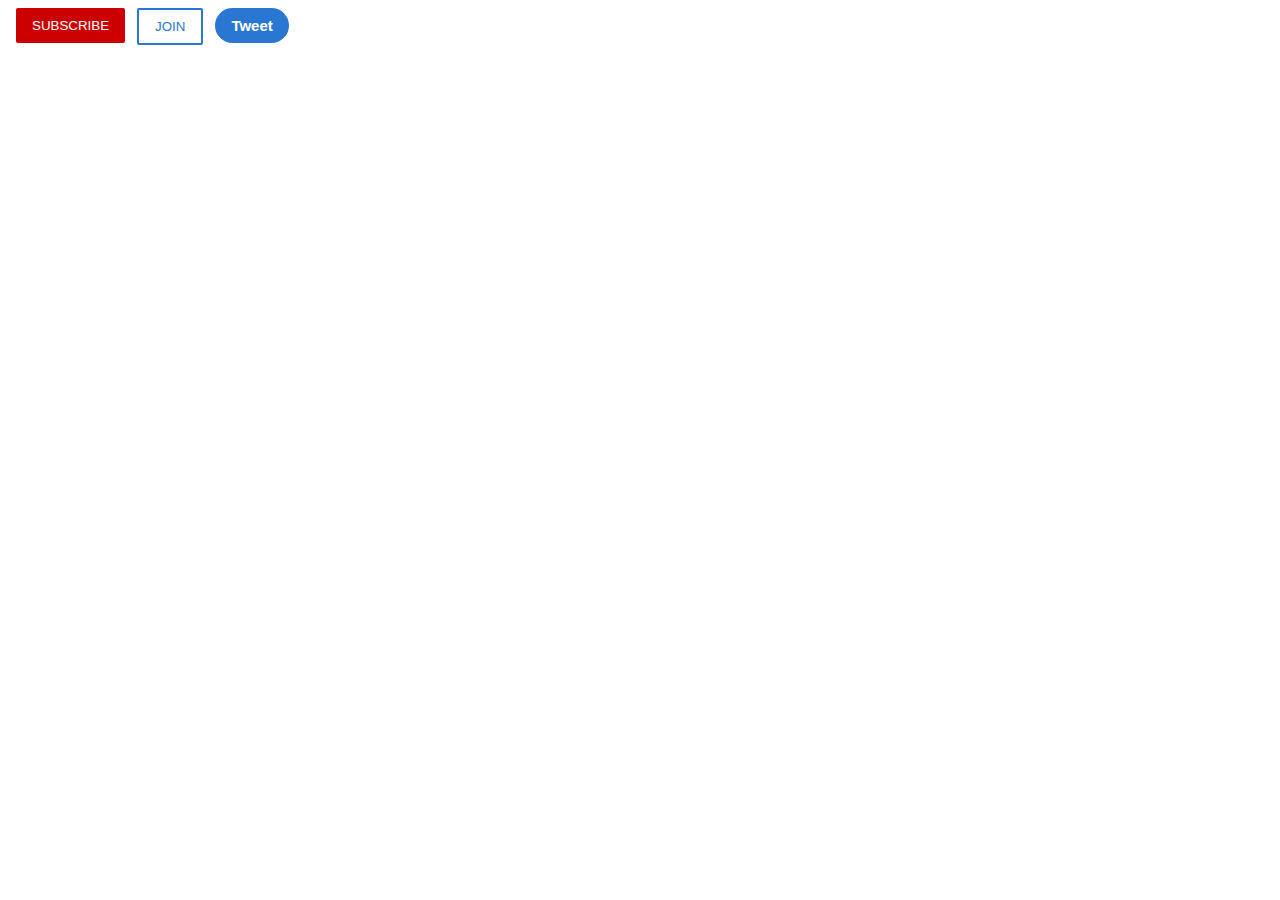
<file: Intro-To-HTML/Buttons.html>
<!DOCTYPE html>
<html>
  <head>
    <title>
      Buttons Practice
    </title>
    <link rel="stylesheet" href="Styles/Buttons.css">
  </head>
  <body>
    <button class="subscribe-button">
      SUBSCRIBE
    </button>
    
    <button class="join-button">
      JOIN
    </button>
    
    <button class="tweet-button">
      Tweet
    </button>
    
  </body>
</html>
</file>
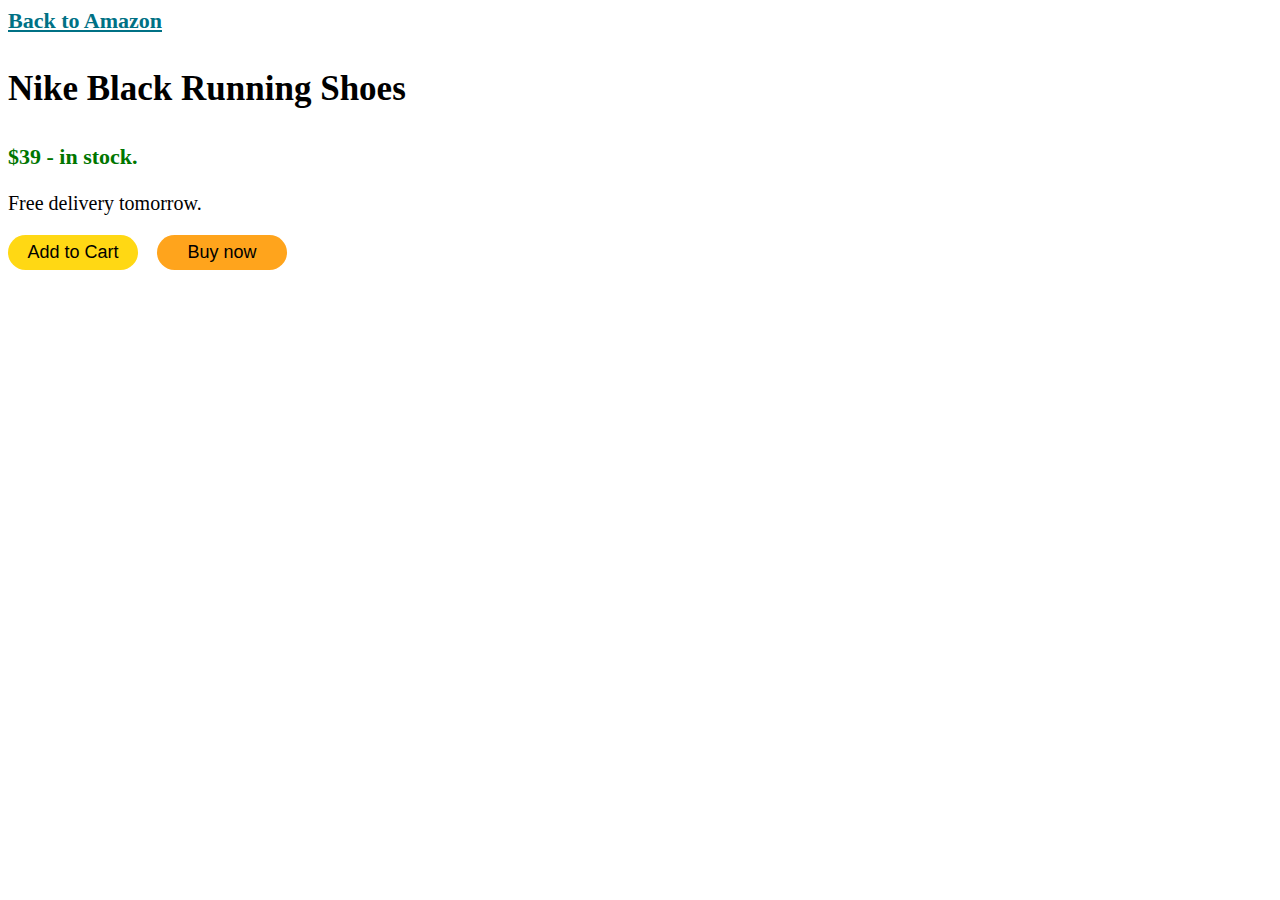
<file: Intro-To-HTML/excercise1.html>
<!DOCTYPE html>
<html>
  <head>
    <title>My Assignment</title>
    <style>
      a{
          font-weight: bold;
          color: rgb(0,113,133);
          font-size: 22px;
          transition: color 0.15s;
        }
      a:hover{
          color: rgb(189, 76, 10);
        }
      .product{
        font-weight: bold;
        font-size: 35px;
      }
      .price{
        color: rgb(0,118,0);
        font-weight: bold;
        font-size: 22px;
      }
      .delivery{
        font-size: 20px;
      }
      button{
        cursor: pointer;
      }
      .cart{
        width: 130px;
        height: 35px;
        border: none;
        font-size: 18px;
        background-color: rgb(255,216,20);
        border-radius:18px;
        margin-right: 15px;
        transition: opacity 0.1s, background-color 0.15s;
      }
      .cart:hover{
        background-color: rgb(241, 199, 46);
      }
      .cart:active{
        opacity: 0.78;
      }
      .buy_now{  
        width: 130px;
        height: 35px;
        border: none;
        font-size: 18px;
        background-color: rgb(255,164,28);
        border-radius:18px;
        margin-right: 15px;
        transition: opacity 0.1s, background-color 0.15s;
      }
      .buy_now:hover{
        background-color: rgb(255, 140, 0);
      }
      .buy_now:active{
        opacity: 0.78;
      }
    </style>

  </head>
  <body>
    <a href="https://wwww.amazon.com" target="_blank">
      Back to Amazon
    </a>
    
    <p class="product">
      Nike Black Running Shoes
    </p>
    
    <p class="price">
      $39 - in stock.
    </p>
    
    <p class="delivery">
      Free delivery tomorrow.
    </p>
    
    <button class="cart">
      Add to Cart
    </button>
    
    <button class="buy_now">
      Buy now
    </button>

  </body>
</html>
</file>
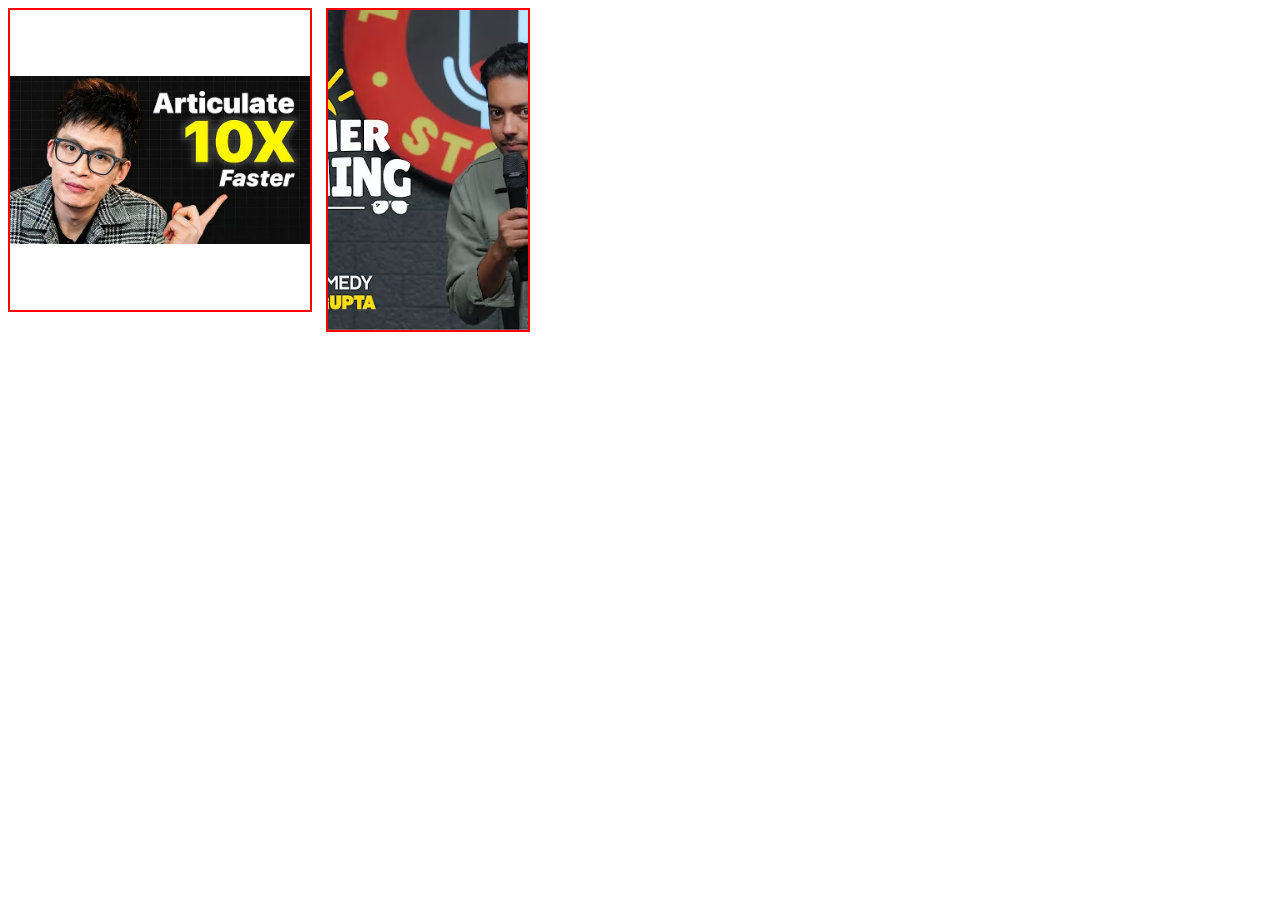
<file: Intro-To-HTML/images.html>
<!DOCTYPE html>
<html>
  <head>
    <title>Image</title>
    <style>
      .image{
        width: 300px;
        height: 300px;
        object-fit: contain;
        object-position: center;
        border-width: 2px;
        border-style: solid;
        border-color: red;
        vertical-align: top;
      }
      .image2{
        width: 200px;
        height: 320px;
        object-fit: cover;
        object-position: bottom;
        border-width: 2px;
        border-style: solid;
        border-color: red;
        margin-left: 10px;
      }
    </style>
  </head>
  <body>
    <img src="practice image.avif" class="image">
    <img src="practice2.avif" class="image2">
  </body>
</html>
</file>
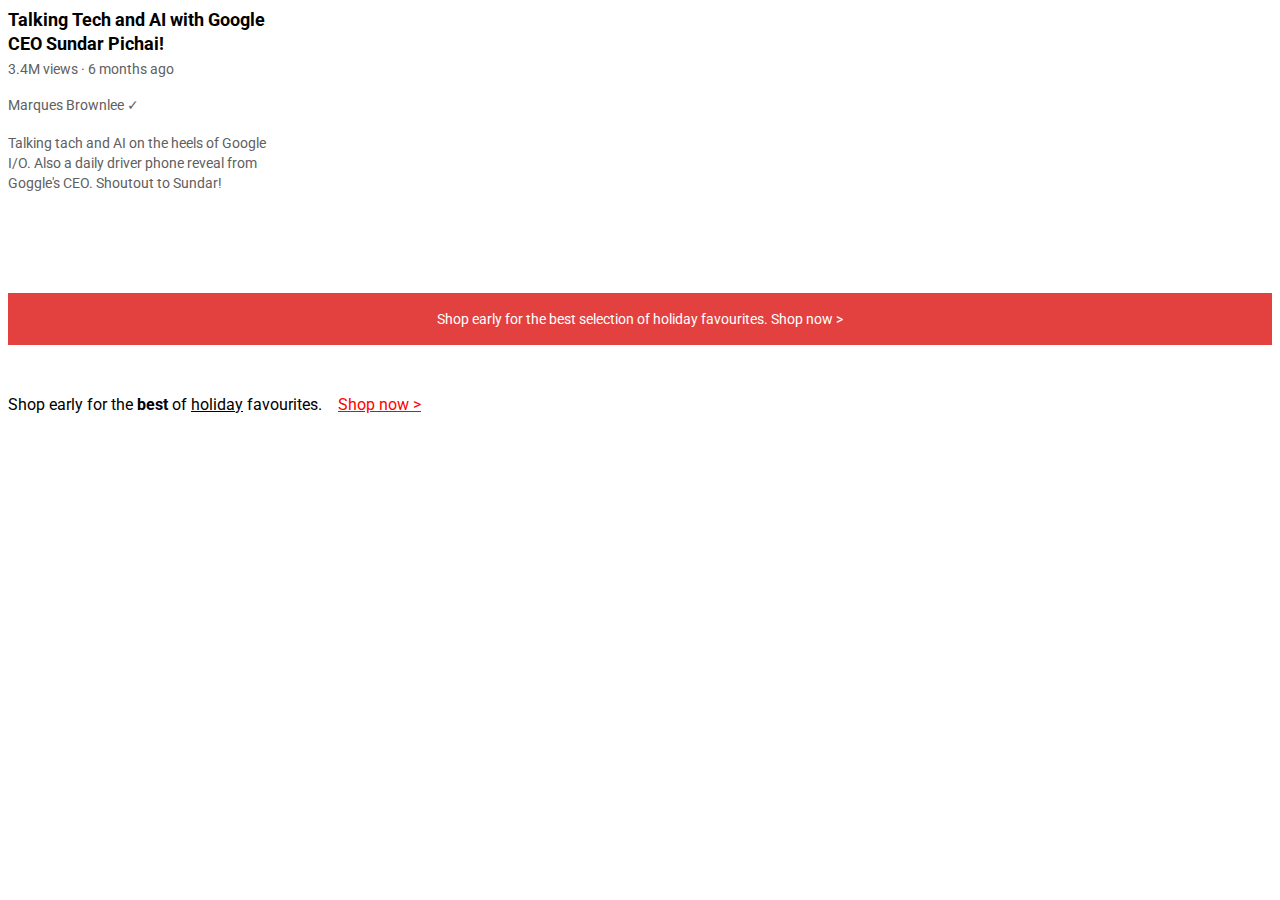
<file: Intro-To-HTML/text.html>
<!DOCTYPE html>
<html>
  <head>
    <title>
      TEXT PRACTICE
    </title>
    <link rel="preconnect" href="https://fonts.googleapis.com">
    <link rel="preconnect" href="https://fonts.gstatic.com" crossorigin>
    <link href="https://fonts.googleapis.com/css2?family=Roboto&display=swap" rel="stylesheet">

    <link rel="stylesheet" href="Styles/text.css">
  </head>
  <body>
    <p class="video-title">
      Talking Tech and AI with Google CEO Sundar Pichai!
    </p>
    
    <p class="video-stats">
      3.4M views &#183; 6 months ago
    </p>
    
    <p class="video-author">
      Marques Brownlee &#10003;
    </p>
    
    <p class="video-description">
      Talking tach and AI on the heels of Google I/O.
      Also a daily driver phone reveal from Goggle's CEO. 
      Shoutout to Sundar!
    </p>
    
    <P class="apple-text">
      Shop early for the best selection of holiday favourites. <span class="shop-link">Shop now &#62;</span>
    </P>
    
    <p>
      Shop early for the  <strong>best</strong> of <u>holiday</u> favourites. <span class="example">Shop now &#62;</span>
    </p>

  </body>
</html>
</file>
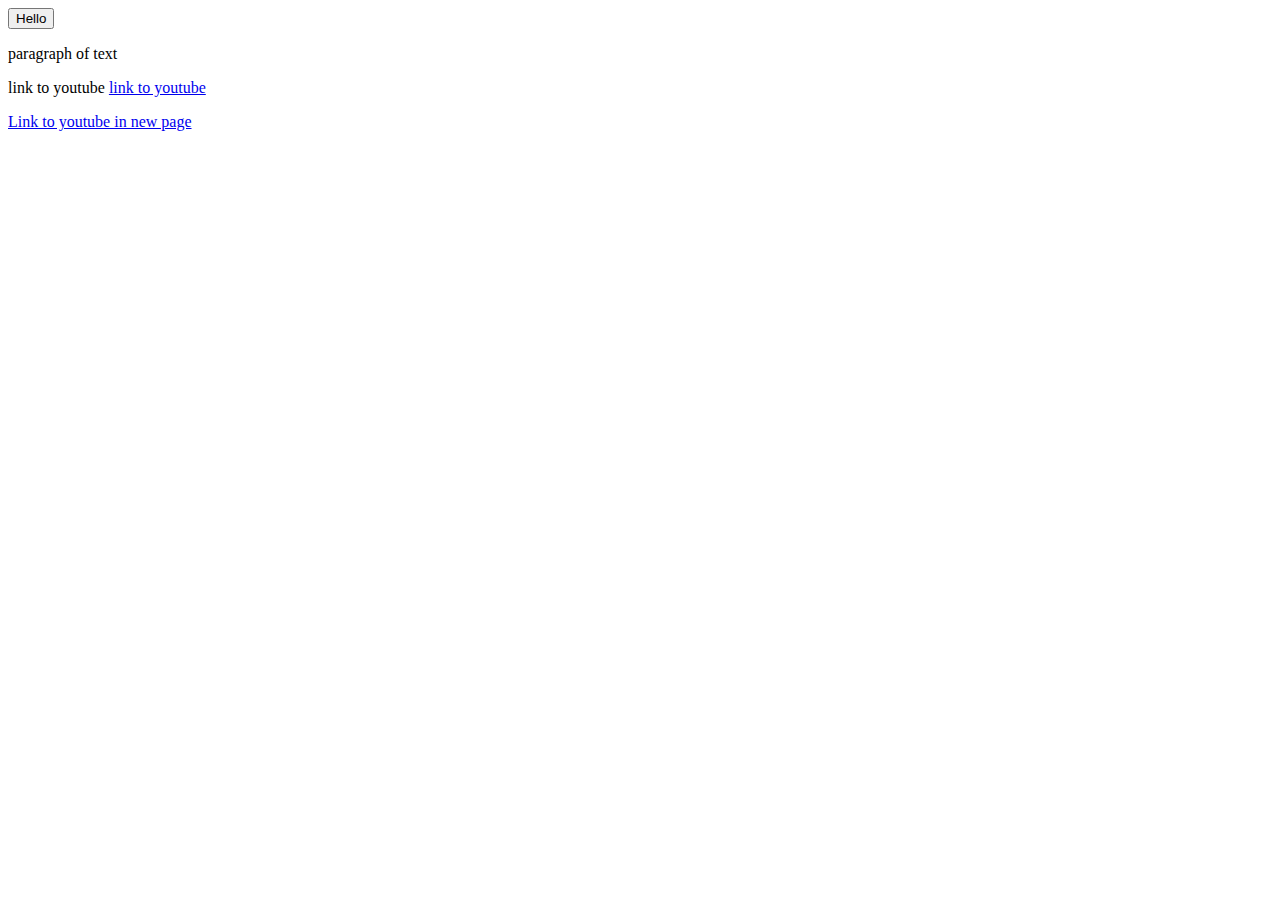
<file: Intro-To-HTML/Website.html>
<!DOCTYPE html>
<html>
  <head>
    <title>First Website</title>
  </head>
  <body>
    <button>
      Hello
    </button>
    
    <p>
      paragraph of text
    </p>
    
    <a>
      link to youtube
    </a>
    
    <a href="https://www.youtube.com/">
      link to youtube
    </a>
    <P>
      <a href="https://www.youtube.com/"target="_blank">
        Link to youtube in new page
      </a>
  
    </P>
  </body>
</html>
</file>
<file: YoutubeStyles/general.css>
p{
  margin-top: 0px;
  margin-bottom: 0px;
}
body{
  /*This is how i can add comments for future reference in css
  without disturbing the code*/
  font-family: Roboto, Arial;
  margin: 0px;
  padding-top: 80px;
  padding-left: 95px;
  padding-right: 24px;
  padding-bottom: 1000px;
  background-color: rgb(247,247,247);
}
</file>
<file: YoutubeStyles/header.css>
.header{
  height: 55px;
  display: flex;
  flex-direction: row;
  justify-content: space-between;
  align-items: center;
  position: fixed;
  left: 0px;
  right: 0px;
  top: 0px;
  background-color: white;
  border-bottom-width: 1px;
  border-bottom-style: solid;
  border-bottom-color: rgb(206, 206, 206);
  z-index: 100;
}
.left-section{
  display: flex;
  align-items: center;
}
.hamburger-menu{
height: 24px;
margin-left: 24px;
margin-right: 24px;
}
.hamburger-menu:hover,
.youtube-logo:hover{
  cursor: pointer;
}
.youtube-logo{
  height: 20px;
}
.middle-section{
  flex: 1;
  margin-left: 60px;
  margin-right: 35px;
  max-width: 500px;
  display: flex;
  flex-direction: row;
  align-items: center;
}
.search-bar{
  height: 36px;
  flex: 1;
  width: 0px;
  padding-left: 10px;
  font-size: 16px;
  border: 1px solid rgb(192,192, 192);
  border-radius: 2px;
  box-shadow: inset 1px 2px 3px rgba(0, 0, 0, 0.05);
  transition: border-color 0.05s;
  outline: none;
  z-index: 1;
}
.search-bar:focus{
  border-color: rgb(0, 125, 167);
}
.search-bar::placeholder{
  font-size: 16px;
}
.search-button{
  height: 39px;
  width: 66px;
  background-color:rgb(240,240, 240);
  border-width: 1px;
  border-style: solid;
  border-color:rgb(192,192, 192);
  margin-left: -1px;
  margin-right: 10px;
  transition: background-color 0.15s;
}
.search-button:hover{
  background-color: rgb(230,230,230);
}
.search-button:active{
  background-color: rgb(220, 220, 220);
}
.search-button,
.microphone-button,
.create-button,
.youtube-apps-button,
.notifications-icon-container{
  position: relative;
  display: flex;
  justify-content: center;
  align-items: center;
}
.search-button:hover,
.microphone-button:hover,
.create-button:hover,
.youtube-apps-button:hover,
.notifications-icon-container:hover,
.main-profile-button:hover{
  cursor: pointer;
}
.search-button .tooltip,
.microphone-button .tooltip,
.create-button .tooltip,
.youtube-apps-button .tooltip,
.notifications-icon-container .tooltip{
  position: absolute;
  background-color: grey;
  color: white;
  padding-top: 4px;
  padding-bottom: 4px;
  padding-left: 8px;
  padding-right: 8px;
  border-radius: 2px;
  font-size: 12px;
  bottom: -30px;
  opacity: 0;
  transition: opacity 0.15s;
  pointer-events: none;
  white-space: nowrap;
}
.search-button:hover .tooltip,
.microphone-button:hover .tooltip,
.create-button:hover .tooltip,
.youtube-apps-button:hover .tooltip,
.notifications-icon-container:hover .tooltip{
  opacity: 1;
}
.search-icon{
  height: 25px;
}
.microphone-button{
height: 39px;
width: 40px;
border-radius: 20px;
border: none;
background-color: rgb(248, 248, 248);
}
.microphone-icon{
  height: 24px;
}
.right-section{
  width:180px;
  display: flex;
  flex-direction: row;
  align-items: center;
  justify-content: space-between;
  margin-right: 20px;
  flex-shrink: 0;
}
.upload-icon{
  height: 24px;
}
.youtube-apps-icon{
  height: 24px;
}
.notifications-icon{
  height: 24px;
}
.notifications-icon-container{
  position: relative;
}
.notifications-count{
  position: absolute;
  top: -4px;
  right: -7px;
  background-color: rgb(204, 0, 0);
  color: white;
  font-size: 11px;
  padding-left: 5px;
  padding-right: 5px;
  padding-top: 2px;
  padding-bottom: 2px;
  border: 2px;
  border-style: solid;
  border-color: white;
  border-radius: 10px;
}
.main-profile{
  height: 32px;
  border-radius: 16px;
}
</file>
<file: YoutubeStyles/video.css>
.thumbnail{
  width: 100%;
  border-radius: 7px;
}
.video-title{
  margin-top: 0px;
  font-size: 14px;
  font-weight: 500;
  line-height: 20px;
  margin-bottom: 10px;
}
.video-info-grid{
  display: grid;
  grid-template-columns: 50px 1fr;
}
.video-info{
  margin-left: -2px;
}
.profile-picture{
  width: 36px;
  border-radius: 20px;
}
.thumbnail-row{
  margin-bottom: 8px;
  position: relative;
}

.video-author, .video-stats{
  font-size: 12px;
  color: rgb(96, 96, 96) ;
}
.video-author{
  margin-bottom: 4px;
}
.video-grid{
  display: grid;
  grid-template-columns: 1fr 1fr 1fr;
  column-gap: 16px;
  row-gap: 40px;
}

@media (max-width: 850px){
  .video-grid{
    grid-template-columns: 1fr 1fr;
  }
}
@media (min-width: 851px) and (max-width:1249){
  .video-grid{
    grid-template-columns: 1fr 1fr 1fr;
  }
}
@media (min-width: 1250px){
  .video-grid{
    grid-template-columns: 1fr 1fr 1fr 1fr;
  }
}

.video-time{
  background-color: black;
  color: white;
  font-size: 12px;
  font-weight: 700px;
  position: absolute;
  bottom: 11px;
  right: 5px;
  padding: 4px;
  border-radius: 2px;
}
</file>
<file: YoutubeStyles/sidebar.css>
.sidebar{
  position: fixed;
  left: 0px;
  bottom: 0px;
  top: 55px;
  background-color: white;
  width:72px;
  z-index: 100;
}
.sidebar-tools{
  height: 74px;
  display: flex;
  flex-direction: column;
  align-items: center;
  justify-content: center;
  cursor: pointer;
}
.sidebar-tools:hover{
  background-color: rgb(234, 234, 234);
}
.sidebar-tools img{
  height: 24px;
  margin-bottom: 6px;
}
.sidebar-tools div{
  font-size: 10px;
}
</file>
<file: Intro-To-HTML/Styles/Buttons.css>
.subscribe-button
{
  background-color: rgb(204, 0, 0);
  color: white;
  border: none;
  border-radius: 2px;
  cursor: pointer;
  margin-right: 8px;
  margin-left: 8px;
  padding-top: 10px;  
  padding-bottom: 10px;
  padding-left: 16px;
  padding-right: 16px;
  transition: opacity 0.15s;
  vertical-align: top;
}
.subscribe-button:hover{
opacity: 0.8;
}
.subscribe-button:active{
opacity: 0.5;
}
.join-button{
    background-color: rgb(255, 255, 255);
    color: rgb(41, 118, 211);
    border-color:rgb(41, 118, 211);
    border-style: solid;
    border-radius: 2px;
    cursor: pointer;
    transition: background-color 0.15s, color 0.15s, opacity 0.15s;
    margin-right: 8px;
    padding-top: 9px;  
    padding-bottom: 9px;
    padding-left: 16px;
    padding-right: 16px;
    vertical-align: top;
  }
.join-button:hover{
  color: rgb(255, 255, 255);
  background-color: rgb(41, 118, 211);
}
.join-button:active{
  opacity: 0.7;
}

.tweet-button{
    background-color: rgb(41, 118, 211);
    color:white;
    border:none;
    border-radius: 18px;
    font-size: 15px;
    font-weight: bold;
    cursor: pointer;
    margin-right: 8px;
    padding-top: 9px;  
    padding-bottom: 9px;
    padding-left: 16px;
    padding-right: 16px;
    transition: box-shadow 0.15s;
    vertical-align: top;
  }
  .tweet-button:hover{
    box-shadow: 5px 5px 10px rgba(0, 0, 0, 0.15);
  }
</file>
<file: Intro-To-HTML/Styles/text.css>
p{
  font-family: Roboto;
  margin-top: 0px;
  margin-bottom: 0px;
}

.video-title{
font-weight: bold;
font-size: 18px;
width:280px;
line-height: 24px;
margin-bottom: 5px;
}
.video-stats{
font-size: 14px;
color: rgb(96, 96, 96);
margin-bottom: 20px;

}
.video-author{
color: rgb(96, 96, 96);
font-size: 14px;
margin-bottom: 20px;
}
.video-description{
font-size: 14px;
color: rgb(96, 96, 96);
width: 280px;
line-height: 20px;
margin-bottom: 100px;
}
.apple-text{
margin-bottom: 50px;
font-size: 14px;
background-color: rgb(227, 65, 64);
color: white;
text-align: center;
padding-top: 18px;
padding-bottom: 18px;
}
.example{
color: red;
text-decoration: underline;
margin-left: 12px;
}
.shop-link{
cursor: pointer;
}
.shop-link:hover{
text-decoration: underline;
}
</file>
